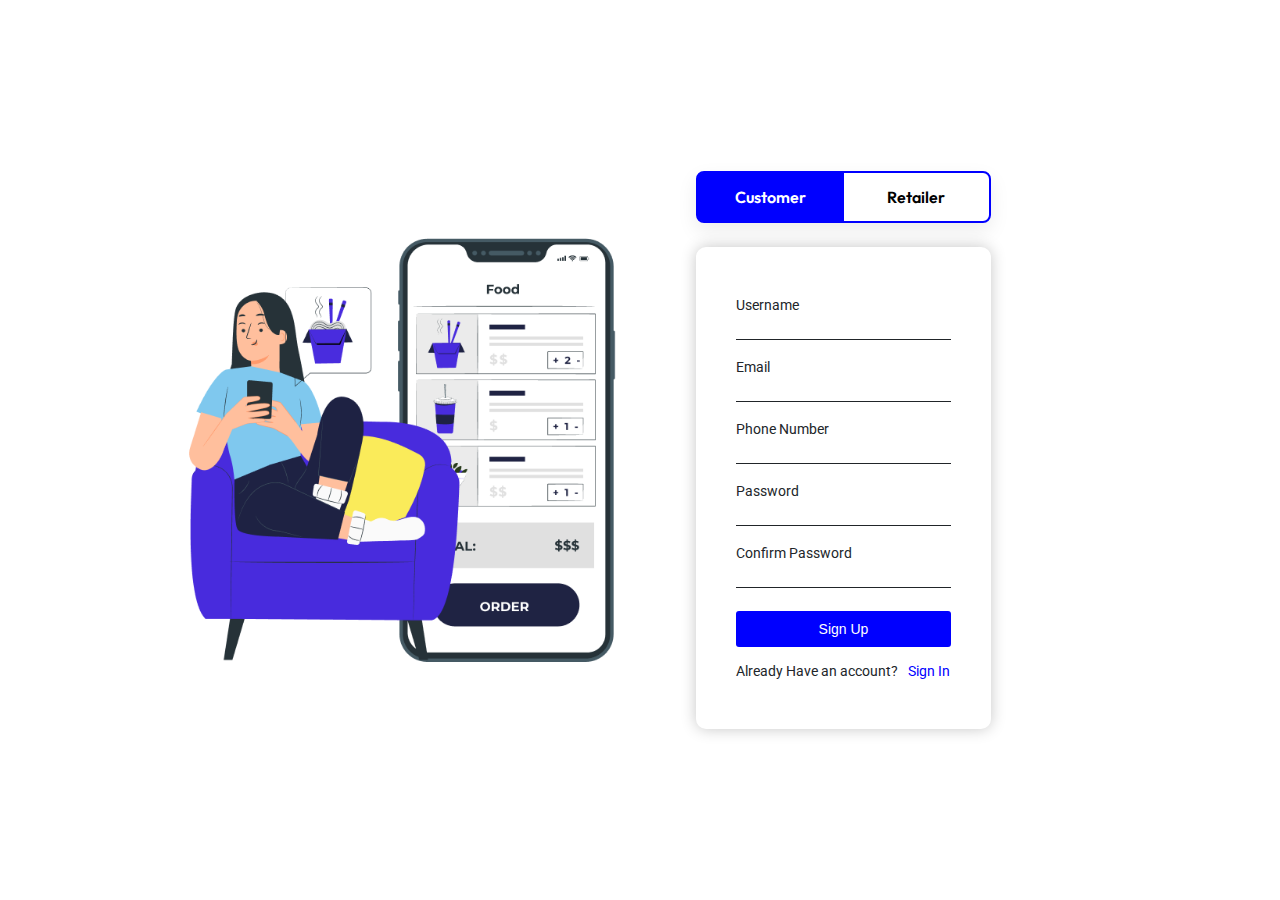
<file: index.html>
<!DOCTYPE html>
<html lang="en">
<head>
    <meta charset="UTF-8">
    <meta name="viewport" content="width=device-width, initial-scale=1.0">
    <title>PurchaseHub Shopping Management - Registration</title>

    
    <!-- fonts import link -->
    <link rel="preconnect" href="https://fonts.googleapis.com">
    <link rel="preconnect" href="https://fonts.gstatic.com" crossorigin>
    <link href="https://fonts.googleapis.com/css2?family=Inter:wght@100;200;300;400;500;600;700;800;900&family=Outfit:wght@100;200;300;400;500;600;700;800;900&family=Roboto:ital,wght@0,100;0,300;0,400;0,500;0,700;0,900;1,100;1,300;1,400;1,500;1,700;1,900&display=swap" rel="stylesheet">  
    
    <!-- css file link -->
    <link rel="stylesheet" href="style.css" type="text/css">

    <!-- font awesome css life link -->
    <link rel="stylesheet" href="https://cdnjs.cloudflare.com/ajax/libs/font-awesome/6.5.1/css/all.min.css">

</head>
<body>
    <!-- landingpage start -->
    <div class="registration landingpage">
        <!-- landingpage image section start -->
        <div class="registration landingpage-image-section">

            <div class="registration image-box">
                <img src="images/register-image.png" alt="Registration-image">
            </div>
        </div>
        <!-- landingpage image section end -->

        <!-- landingpage contents section start -->
        <div class="registration landingpage-contents-section">

            <div class="form-box">
                <!-- customer-or-retailer togle button start -->
                <div class="customer-or-retailer-button-section ">
                    <!-- togle button customer start-->
                    <input type="radio" name="customer-or-retailer" id="customer" checked="checked" value="Customer">
                    <label class="label1"for="customer">Customer</label>
                    <!-- togle button customer end-->

                    <!-- togle button retailer start-->
                    <input type="radio" name="customer-or-retailer" id="retailer" value="Retailer">
                    <label class="label2" for="retailer">Retailer</label>
                    <!-- togle button retailer end-->
                </div>
                <!-- customer-or-retailer togle button end -->
    

                <!-- registration form section start-->
                <form class="form registration-form" id="form" autocomplete="off">

                     <!-- this hidden input give form type to javascript -->
                    <input type="hidden" id="form_type" name="form_type" value="registration_form">


                    <!-- Username start-->
                    <div class="registration-form-input-group form-input-group ">
                        <label for="username">Username</label>
                        <input type="text" id="username" >
                        <!-- this div tage for error message in input feild -->
                        <!-- the erroe message will be add using java script -->
                        <div class="error">dummy</div>
                    </div>
                    <!-- Username end-->


                    <!-- Email start-->
                    <div class="registration-form-input-group form-input-group ">
                        <label for="email">Email</label>
                        <input type="text" id="email" >
                        <!-- this div tage for error message in input feild -->
                        <!-- the erroe message will be add using java script -->
                        <div class="error">dummy</div>
                    </div>
                    <!-- Email end-->


                    <!-- Phone Number start-->
                    <div class="registration-form-input-group form-input-group ">
                        <label for="phone">Phone Number</label>
                        <input type="tel" id="phone" oninput="phoneNumberOnly(this)" >
                        <!-- this div tage for error message in input feild -->
                        <!-- the erroe message will be add using java script -->
                        <div class="error">dummy</div>
                    </div>
                    <!-- Phone Number end-->


                    <!-- Password start-->
                    <div class="registration-form-input-group  form-input-group ">
                        <label for="password">Password</label>
                        <input type="password" oninput="eyeHide(this,'#eyePassword')" id="password" >
                        <!-- this span tag for password hide show eye button -->
                        <!-- here eye icon taken from font awesome stylesheet -->
                        <span><i class="fa-solid fa-eye-slash" id="eyePassword" onclick="hidePassword()"></i></span>
                        <div class="error">dummy</div>
                    </div>
                    <!-- Password end-->


                    <!-- Confirm Password start-->
                    <div class="registration-form-input-group  form-input-group ">
                        <label for="cpassword">Confirm Password</label>
                        <input type="password" oninput="eyeHide(this,'#eyeCpassword')" id="cpassword" >
                        <span><i class="fa-solid fa-eye-slash" id="eyeCpassword" onclick="hideCpassword()"></i></span>
                        <!-- this div tage for error message in input feild -->
                        <!-- the erroe message will be add using java script -->
                        <div class="error">dummy</div>
                    </div>
                    <!-- Confirm Password end-->

                    <!-- sign up button -->
                    <button type="submit">Sign Up</button>
                    

                    <!-- link for login page -->
                    <div class="page-redirect  registration-form-page-redirect">Already Have an account? <a href="login.html">Sign In</a></div>
    
                </form>
                <!-- registration form section start-->
            </div>
        </div>

        <!-- popup-box strat-->
        <div class="popup-box close-popup"  id="popup-box">

            <!-- popup background color -->
            <div class="popup-background" onclick="popupClose()">
            </div>


            <div class="popup " >

                <!-- this button for close popup message  -->
                <!-- <button class="popup-close-button" onclick="popupClose()"><img  src="images/cross_loginpage.png" alt="cross"></button> -->
                
                <img src="images/tik_registrationpage.png" alt="tik">

                <!-- this div tag for popup message content. content will be add using javascript -->
                <div id="popup-message"></div>

                <!-- page redirect button -->
                <button onclick="pageRedirect()">Sign In</button>
            </div>
            
        </div>
        <!-- popup-box end -->

    </div>
    <!-- landing page end -->
    <!-- java script file link -->
    <script src="script/script.js"></script>

     <!-- bootstrap js file link -->
     <!-- <script src="https://cdn.jsdelivr.net/npm/bootstrap@5.2.3/dist/js/bootstrap.bundle.min.js" integrity="sha384-kenU1KFdBIe4zVF0s0G1M5b4hcpxyD9F7jL+jjXkk+Q2h455rYXK/7HAuoJl+0I4" crossorigin="anonymous"></script> -->
</body>
</html>
</file>
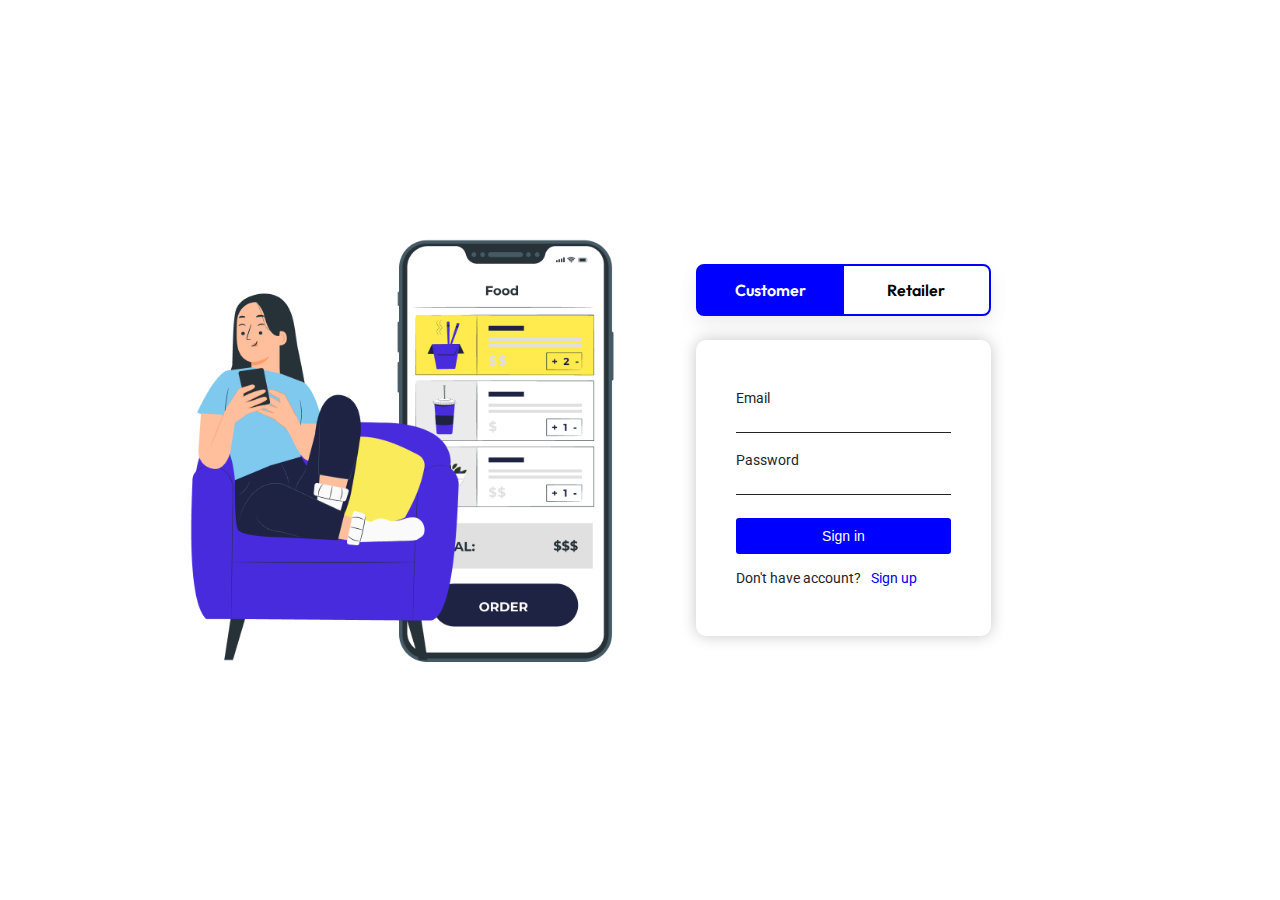
<file: login.html>
<!DOCTYPE html>
<html lang="en">
<head>
    <meta charset="UTF-8">
    <meta name="viewport" content="width=device-width, initial-scale=1.0">
    <title>PurchaseHub Shopping Management</title>

    <!-- bootstrap css link -->
    <!-- <link href="https://cdn.jsdelivr.net/npm/bootstrap@5.2.3/dist/css/bootstrap.min.css" rel="stylesheet" integrity="sha384-rbsA2VBKQhggwzxH7pPCaAqO46MgnOM80zW1RWuH61DGLwZJEdK2Kadq2F9CUG65" crossorigin="anonymous"> -->


    <!-- fonts import link -->
    <link rel="preconnect" href="https://fonts.googleapis.com">
    <link rel="preconnect" href="https://fonts.gstatic.com" crossorigin>
    <link href="https://fonts.googleapis.com/css2?family=Outfit:wght@100;200;300;400;500;600;700;800;900&family=Roboto:ital,wght@0,100;0,300;0,400;0,500;0,700;0,900;1,100;1,300;1,400;1,500;1,700;1,900&display=swap" rel="stylesheet">
    
    <!-- css file link -->
    <link rel="stylesheet" href="style.css" type="text/css">

    <!-- font awesome css life link -->
    <link rel="stylesheet" href="https://cdnjs.cloudflare.com/ajax/libs/font-awesome/6.5.1/css/all.min.css">
</head>
<body>
    <!-- landing page start -->
    <div class="login landingpage">
        <!-- landing page image section start -->
        <div class="login landingpage-image-section">
            <div class="login image-box">
                <img src="images/login-image.png" alt="">
            </div>
        </div>
        <!-- landing page image section end -->

        <!-- landing page contents start -->
        <div class="login landingpage-contents-section">
            <!-- login box form start -->
            <div class="form-box">

                <!-- customer or retailer toggle button start-->
                <div class="customer-or-retailer-button-section">
                    <!-- Customer toggle button -->
                    <input type="radio" name="customer-or-retailer" id="customer" value="Customer"  checked="checked">
                    <label class="label1"for="customer">Customer</label>
                    <!-- Retailer toggle button -->
                    <input type="radio" name="customer-or-retailer" value="Retailer" id="retailer">
                    <label class="label2" for="retailer">Retailer</label>
                </div>
                <!-- customer or retailer toggle button start-->
                


                <!-- login form start -->
                <form class="form login-form" id="form" autocomplete="off">
                    <!-- this hidden input give form type to javascript -->
                    <input type="hidden" id="form_type" name="form_type" value="login_form">
                    
                    <!-- Email start-->
                    <div class="form-input-group login-form-input-group">

                        <label for="email">Email</label>
                        <input type="text" id="email" >

                        <!-- this div tage for error message in input feild -->
                        <!-- the erroe message will be add using java script -->
                        <div class="error">dummy</div>
                    </div>
                    <!-- Email end-->

                    
                    <!-- password start-->
                    <div class="form-input-group login-form-input-group">

                        <label for="password">Password</label>
                        <input type="password" oninput="eyeHide(this,'#eyePassword')" id="password">

                        <!-- this span tag for password hide show eye button -->
                        <!-- here eye icon taken from font awesome stylesheet -->
                        <span><i class="fa-solid fa-eye-slash" id="eyePassword" onclick="hidePassword()"></i></span>

                        <!-- this div tage for error message in input feild -->
                        <!-- the erroe message will be add using java script -->
                        <div class="error">dummy</div>
                    </div>
                    <!-- password end-->


                    <!-- submit button -->
                    <button type="submit">Sign in</button>
                    <!-- page redirect -->
                    <div class="page-redirect  login-form-page-redirect">Don't have account? <a href="registration.html">Sign up</a></div>
                </form>
                <!-- login form end -->
            </div>
            <!-- login box form start -->
        </div>
        <!-- landing page contents end -->



        <!-- popup-box strat-->
        <div class="popup-box pop" id="popup-box">

            <!-- popup background color -->
            <div class="popup-background" >

            </div>


            <div class="popup ">
                <!-- this button for close popup message  -->
                <button class="popup-close-button" onclick="popupClose()"><img  src="images/cross_loginpage.png" alt="cross"></button>
                
                <img src="images/tik_loginpage.png" alt="tik">
                
                <!-- this div tag for popup message content. content will be add using javascript -->
                <div id="popup-message"></div>
            </div>
        </div>
        <!-- popup-box end -->

    </div>
    <!-- landingpage end -->

    

    <!-- java script file link -->
    <script src="script/script.js"></script>

    <!-- bootstrap js file link -->
    <!-- <script src="https://cdn.jsdelivr.net/npm/bootstrap@5.2.3/dist/js/bootstrap.bundle.min.js" integrity="sha384-kenU1KFdBIe4zVF0s0G1M5b4hcpxyD9F7jL+jjXkk+Q2h455rYXK/7HAuoJl+0I4" crossorigin="anonymous"></script> -->
</body>
</html>
</file>
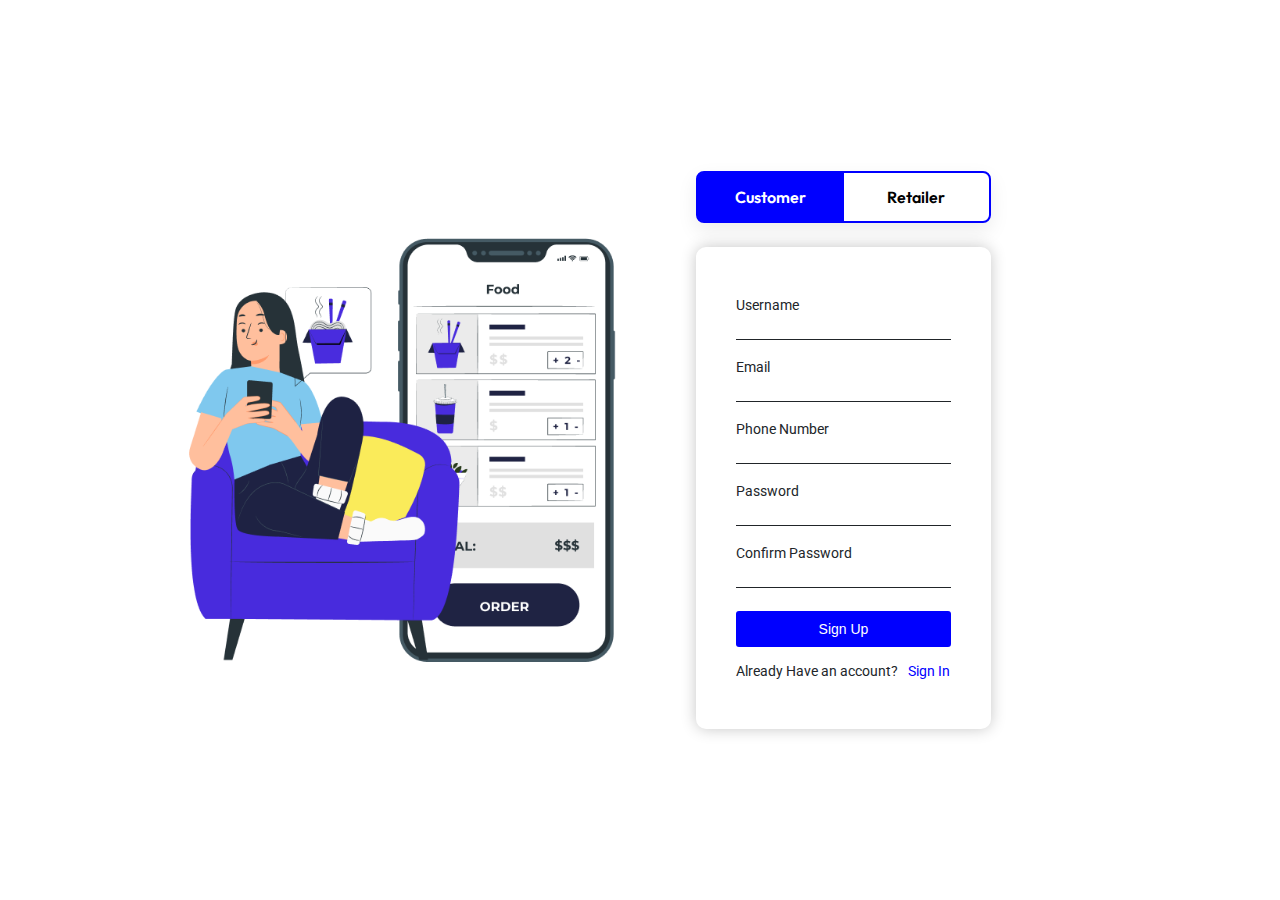
<file: registration.html>
<!DOCTYPE html>
<html lang="en">
<head>
    <meta charset="UTF-8">
    <meta name="viewport" content="width=device-width, initial-scale=1.0">
    <title>PurchaseHub Shopping Management - Registration</title>

    
    <!-- fonts import link -->
    <link rel="preconnect" href="https://fonts.googleapis.com">
    <link rel="preconnect" href="https://fonts.gstatic.com" crossorigin>
    <link href="https://fonts.googleapis.com/css2?family=Inter:wght@100;200;300;400;500;600;700;800;900&family=Outfit:wght@100;200;300;400;500;600;700;800;900&family=Roboto:ital,wght@0,100;0,300;0,400;0,500;0,700;0,900;1,100;1,300;1,400;1,500;1,700;1,900&display=swap" rel="stylesheet">  
    
    <!-- css file link -->
    <link rel="stylesheet" href="style.css" type="text/css">

    <!-- font awesome css life link -->
    <link rel="stylesheet" href="https://cdnjs.cloudflare.com/ajax/libs/font-awesome/6.5.1/css/all.min.css">

</head>
<body>
    <!-- landingpage start -->
    <div class="registration landingpage">
        <!-- landingpage image section start -->
        <div class="registration landingpage-image-section">

            <div class="registration image-box">
                <img src="images/register-image.png" alt="Registration-image">
            </div>
        </div>
        <!-- landingpage image section end -->

        <!-- landingpage contents section start -->
        <div class="registration landingpage-contents-section">

            <div class="form-box">
                <!-- customer-or-retailer togle button start -->
                <div class="customer-or-retailer-button-section ">
                    <!-- togle button customer start-->
                    <input type="radio" name="customer-or-retailer" id="customer" checked="checked" value="Customer">
                    <label class="label1"for="customer">Customer</label>
                    <!-- togle button customer end-->

                    <!-- togle button retailer start-->
                    <input type="radio" name="customer-or-retailer" id="retailer" value="Retailer">
                    <label class="label2" for="retailer">Retailer</label>
                    <!-- togle button retailer end-->
                </div>
                <!-- customer-or-retailer togle button end -->
    

                <!-- registration form section start-->
                <form class="form registration-form" id="form" autocomplete="off">

                     <!-- this hidden input give form type to javascript -->
                    <input type="hidden" id="form_type" name="form_type" value="registration_form">


                    <!-- Username start-->
                    <div class="registration-form-input-group form-input-group ">
                        <label for="username">Username</label>
                        <input type="text" id="username" >
                        <!-- this div tage for error message in input feild -->
                        <!-- the erroe message will be add using java script -->
                        <div class="error">dummy</div>
                    </div>
                    <!-- Username end-->


                    <!-- Email start-->
                    <div class="registration-form-input-group form-input-group ">
                        <label for="email">Email</label>
                        <input type="text" id="email" >
                        <!-- this div tage for error message in input feild -->
                        <!-- the erroe message will be add using java script -->
                        <div class="error">dummy</div>
                    </div>
                    <!-- Email end-->


                    <!-- Phone Number start-->
                    <div class="registration-form-input-group form-input-group ">
                        <label for="phone">Phone Number</label>
                        <input type="tel" id="phone" oninput="phoneNumberOnly(this)" >
                        <!-- this div tage for error message in input feild -->
                        <!-- the erroe message will be add using java script -->
                        <div class="error">dummy</div>
                    </div>
                    <!-- Phone Number end-->


                    <!-- Password start-->
                    <div class="registration-form-input-group  form-input-group ">
                        <label for="password">Password</label>
                        <input type="password" oninput="eyeHide(this,'#eyePassword')" id="password" >
                        <!-- this span tag for password hide show eye button -->
                        <!-- here eye icon taken from font awesome stylesheet -->
                        <span><i class="fa-solid fa-eye-slash" id="eyePassword" onclick="hidePassword()"></i></span>
                        <div class="error">dummy</div>
                    </div>
                    <!-- Password end-->


                    <!-- Confirm Password start-->
                    <div class="registration-form-input-group  form-input-group ">
                        <label for="cpassword">Confirm Password</label>
                        <input type="password" oninput="eyeHide(this,'#eyeCpassword')" id="cpassword" >
                        <span><i class="fa-solid fa-eye-slash" id="eyeCpassword" onclick="hideCpassword()"></i></span>
                        <!-- this div tage for error message in input feild -->
                        <!-- the erroe message will be add using java script -->
                        <div class="error">dummy</div>
                    </div>
                    <!-- Confirm Password end-->

                    <!-- sign up button -->
                    <button type="submit">Sign Up</button>
                    

                    <!-- link for login page -->
                    <div class="page-redirect  registration-form-page-redirect">Already Have an account? <a href="login.html">Sign In</a></div>
    
                </form>
                <!-- registration form section start-->
            </div>
        </div>

        <!-- popup-box strat-->
        <div class="popup-box close-popup"  id="popup-box">

            <!-- popup background color -->
            <div class="popup-background" onclick="popupClose()">
            </div>


            <div class="popup " >

                <!-- this button for close popup message  -->
                <!-- <button class="popup-close-button" onclick="popupClose()"><img  src="images/cross_loginpage.png" alt="cross"></button> -->
                
                <img src="images/tik_registrationpage.png" alt="tik">

                <!-- this div tag for popup message content. content will be add using javascript -->
                <div id="popup-message"></div>

                <!-- page redirect button -->
                <button onclick="pageRedirect()">Sign In</button>
            </div>
            
        </div>
        <!-- popup-box end -->

    </div>
    <!-- landing page end -->
    <!-- java script file link -->
    <script src="script/script.js"></script>

     <!-- bootstrap js file link -->
     <!-- <script src="https://cdn.jsdelivr.net/npm/bootstrap@5.2.3/dist/js/bootstrap.bundle.min.js" integrity="sha384-kenU1KFdBIe4zVF0s0G1M5b4hcpxyD9F7jL+jjXkk+Q2h455rYXK/7HAuoJl+0I4" crossorigin="anonymous"></script> -->
</body>
</html>
</file>
<file: style.css>
/* variable declaration start */
:root{
    --box-shadow:rgba(0, 0, 0, 0.08);

    --primary-blue:#0000FF;
    --black:#000000;
    --white:#FFFFFF;

    --roboto:'Roboto', sans-serif;
    --outfit: 'Outfit', sans-serif;

    --gray78:#c7c7c7;

    --red:red;
    --green:green;
    --Grey-Medium: #E5E5E5;

}
/* variable declaration end */




body{
    padding: 0px;
    margin: 0px;
}


/* common code for both login and register page start  */

/* landing page code start*/
.landingpage{
    display: flex;
    height: 100vh;  
    gap: 5rem;
}
/* landing page code end*/


/* landing page Image section start */

.landingpage-image-section{
    flex: 50%;
    background-color: var(--white);
    display: flex;
    justify-content: end;
    align-items: center;
    padding-left: 2rem;
}

.image-box{
    background-color: var(--white);
    display: flex;
    justify-content: end;
    align-items: center;
    width: 100%;
    height: 60%;
    max-width: 430px;
    margin-left: 2rem;
}



.image-box img{
    width: 100%;
    height:auto;
    margin-left: 2rem;
}

/* landing page Image section end */



/* landing page content section */
.landingpage-contents-section{
    flex: 50%;
    background-color: var(--white);
    display: flex;
    flex-direction: column;
    justify-content: center;
    align-items: start;
}

.form-box{
    display: flex;
    flex-direction: column;
    row-gap: 1.5rem;
    
    min-width: 295px;
    width: 40%;
    max-width: 295px;
    margin-right: 2rem;

}

/* Customer or Retailer toggle button section start */
.customer-or-retailer-button-section{
    box-shadow: 0px 0.5rem 1.25rem 0px var(--box-shadow);
    background-color:var(--white);
    display: flex;
    border: 0.125rem solid var(--primary-blue);
    border-radius: 0.5rem;
    display: flex;
    justify-content: space-around;
    
}

.customer-or-retailer-button-section input{
    display: none;
}

.customer-or-retailer-button-section label{
    color: var(--black);
    flex: 1;
    flex-grow: 1;
    flex-shrink: 0;
    padding: 14px 0px;
    border: none;
    background-color: transparent;
    text-align: center;
    font-family: Outfit;
    font-size: 1rem;
    font-style: normal;
    font-weight: 600;
    line-height: normal;
    cursor: pointer;
    
}

.customer-or-retailer-button-section input[type="radio"]:checked + label{
    background-color: var(--primary-blue);
    color: var(--white);
}

.customer-or-retailer-button-section input[type="radio"]:checked + .label1{
    border-radius: 0.25rem 0px 0px 0.25rem;
}

.customer-or-retailer-button-section input[type="radio"]:checked + .label2{
    border-radius: 0px 0.25rem 0.25rem 0px;
}

/* Customer or Retailer toggle button section end */


/* form section start */
.form{
    display: flex;
    flex-direction: column;
    background-color: var(--white);
    padding: 50px 40px 50px 40px;
    font-family: var(--roboto);
    border-radius: 0.625rem;
    box-shadow: 0px 0px 0.938rem 0px var(--gray78);
    color: #212529;
}

/* form input group section start */
.form-input-group{
    display: flex;
    flex-direction: column;
    margin-bottom: 0.2rem;
    position: relative;
}
.form-input-group label{
    font-size: 14px;
    margin-bottom: 4px;
    
}
.form-input-group input{
    color: #212529;
    margin-top: 0.3rem;
    border: none;
    border-bottom: 1px solid  #212529;
    padding: 0.5px;
    font-size: 14px;

}

.form-input-group input:focus{
    outline: 0;
    background-color: var(--white);
}
/* form input group section start */


/* form sign up and sign in button  style start*/
.form button{
    background-color: var(--primary-blue);
    padding: 0.63rem 1.13rem;
    border: none;
    border-radius: 0.188rem;
    margin-top: 4px;
    margin-bottom: 1rem;

    color: var(--white);
    text-align: center;
    font-size: 14px;
    font-style: normal;
    font-weight: 500;
    line-height: 1rem;
    cursor: pointer;
}
/* form sign up and sign in button  style end*/


/* form input error message show section start */


.form-input-group .error{
    color: var(--red);
    font-size: 12px;
    margin-top: 2px;
    visibility: hidden;
    
}

.form-input-group.error input{
    border-color: var(--red);

}
/* form input error message show section end*/


/* page redirect style strat */
.page-redirect {
    font-size: 14px;
}



.form a{
    margin-left: 10px;
    text-decoration: none;
    position: absolute;
    color: var(--primary-blue);
}
/* page redirect style end */


/* form section end */



/* media query for mobile view  start*/

@media(max-width:767px){
    .landingpage{
        /* height: 100%; */
    }

    .landingpage-image-section{
        display: none;
        
    }

    .landingpage-contents-section{
        flex: 100%;
        align-items: center;
        padding: 2rem;        
    }

    .form-box{
        min-width: 300px;
        max-width: 500px;
        width: 80%;
        margin: 0px;
        padding: 1rem 1rem;
        gap: 2rem;
    }

    .form-input-group{
        margin-bottom: 0rem;
    }


    .form-input-group input{
        margin-top: 0rem;
        font-size: 1rem;
    }

    .form a{
    position: absolute;
    }

}
/* media query for mobile view  end*/



/* popup message section start */

/* popup box  section (i.e light black background) start*/
.popup-box{
    font-family: 'Inter', sans-serif;
    width:100%;
    height: 100%;
    position: absolute;
    display: flex;
    justify-content: center;
    align-items: center;
    visibility:hidden;
    /* min-width: 917px; */
}
/* popup box  section (i.e light black background) end*/

.popup-background{
    background-color: rgba(0, 0, 0, 0.1);
    width: 100%;
    height: 100%;
    position: absolute;
}


/* this class show the popup-box */
.open-popup{
    visibility:visible;
}
/* this class hide the popup-box */
.close-popup{
    visibility:hidden;
}

/* popup message style start */
.popup{

    border-radius: 0.5rem;

    border: 1px solid var(--Stroke-light);
    background: var(--white);
    position: relative;
    display: flex;
    flex-direction: column;
    justify-content: center;
    align-items: center;
    padding: 2.25rem 2.5rem;
    gap: 1.5rem;

    font-size: 1.25rem;
}

/* this style for popup message content tag */
.popup div{
    width: 100%;
    text-align: center;
    font-size: 1.25rem;
}

/* this style for popup page redirct button style  start*/
/* (i.e registration page to sign in page redirect button in popup message  ) */
.popup button{
    width: 100%;
    display: flex;
    height: 2.75rem;
    padding: 0.875rem 1.25rem;
    justify-content: center;
    align-items: center;
    gap: 0.625rem;
    align-self: stretch;
    border: none;
    border-radius: 0.5rem;
    background: var(--primary-blue);
    color: var(--white);
    font-size: 1rem;
}
.popup button:hover{
    cursor: pointer;
}
/* this style for popup page redirct button style  end*/


/* popup message style end */



/* popup close button(i.e cross icon) style start */

.popup .popup-close-button{
    position: absolute;
    top: 0.5rem;
    right: 0.56rem;
    width: 1.5rem;
    height: 1.5rem;
    padding: 0.25rem;
    border-radius: 50%;
    
    display: flex;
    justify-content: center;
    align-items: center;
    background-color:var(--Grey-Medium, #E5E5E5);;
}

.popup-close-button img{
    height: 0.625rem;
    width: 0.625rem;
}
/* popup close button(i.e cross icon) style start */


/* media query for popup message in mobile view start*/
@media(max-width:767px){
    .popup-background{
        min-width: 445px;
    }

    .popup-box{
        min-width: 445px;
    }
}
/* media query for popup message in mobile view end*/


/* password eye button style start */
.form-input-group span{
    position: absolute;
    cursor: pointer;
    font-size: 13px;
    right: 1px;
    top: 27px;
    visibility: hidden;
}
/* password eye button style end */

@media(max-width:767px){
    .form-input-group span{
        position: absolute;
        cursor: pointer;
        font-size: 13px;
        right: 1px;
        top: 23px;
        visibility: hidden;
    }
}


#password,#cpassword{
    padding-right: 1.3rem;
}
</file>
